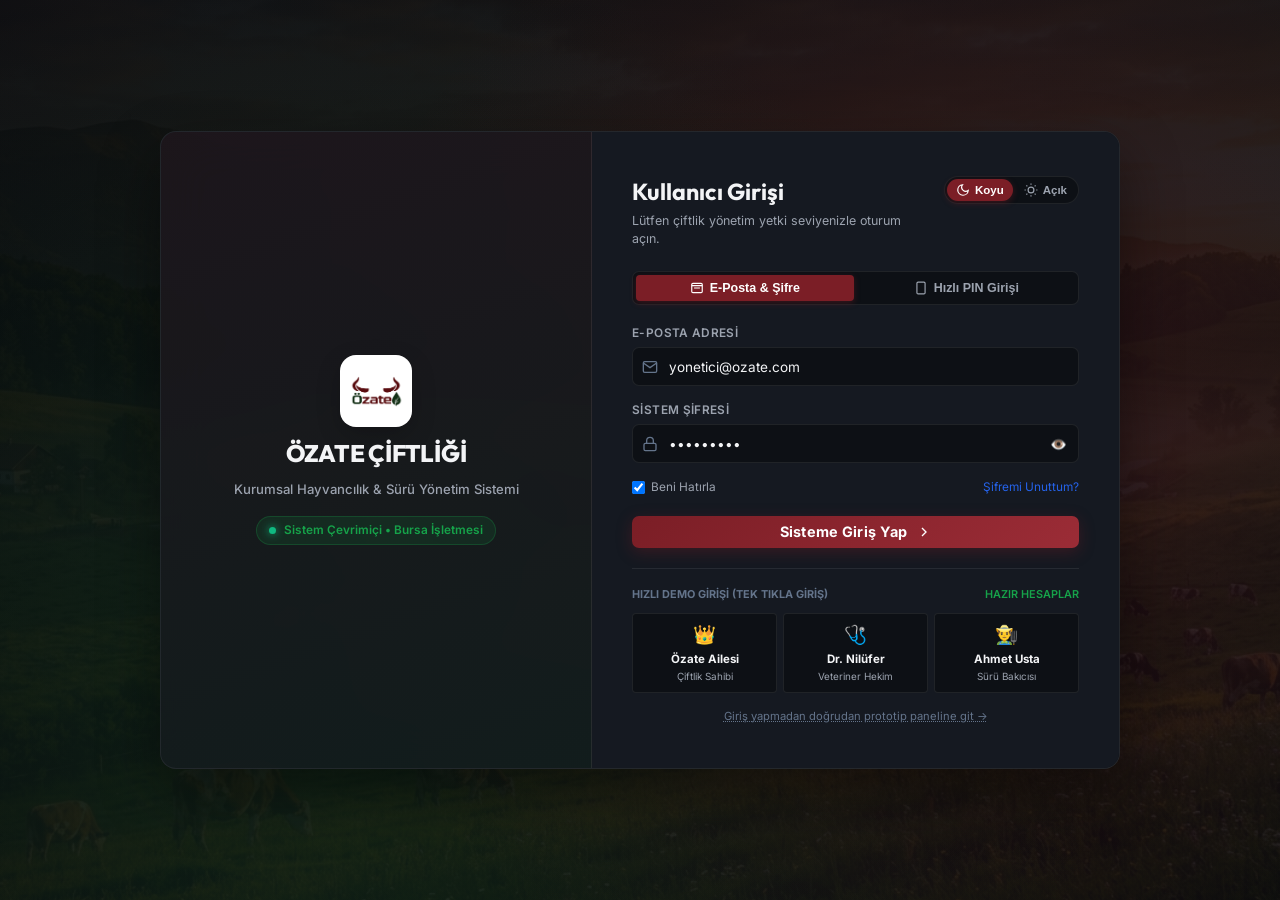
<file: login.html>
<!DOCTYPE html>
<html lang="tr">
<head>
  <meta charset="UTF-8">
  <meta name="viewport" content="width=device-width, initial-scale=1.0">
  <title>Giriş Yap | Özate Büyükbaş Hayvancılık & Süt Çiftliği ERP</title>
  <meta name="description" content="Özate Çiftliği Yönetim Sistemi güvenli kullanıcı girişi. Sürü takibi, süt üretimi ve finans defteri.">
  <link rel="icon" type="image/png" href="assets/ozate_logo.png">
  
  <!-- Modern Google Fontları -->
  <link rel="preconnect" href="https://fonts.googleapis.com">
  <link rel="preconnect" href="https://fonts.gstatic.com" crossorigin>
  <link href="https://fonts.googleapis.com/css2?family=Inter:wght@400;500;600;700&family=Outfit:wght@500;600;700;800&display=swap" rel="stylesheet">
  
  <link rel="stylesheet" href="styles.css">
  <style>
    /* ==========================================================================
       LOGIN PAGE ÖZEL GLASSMORPHISM & SPLIT-HERO STİLLERİ
       ========================================================================== */
    body.login-page-body {
      margin: 0;
      padding: 0;
      min-height: 100vh;
      display: flex;
      align-items: center;
      justify-content: center;
      background-color: var(--bg-app);
      font-family: var(--font-body);
      color: var(--text-main);
      position: relative;
      overflow-x: hidden;
      transition: background-color var(--transition-normal);
    }

    .login-backdrop-container {
      position: fixed;
      inset: 0;
      z-index: 1;
      overflow: hidden;
    }

    .login-backdrop-img {
      width: 100%;
      height: 100%;
      object-fit: cover;
      object-position: center;
      filter: brightness(0.42) saturate(1.2);
      transform: scale(1.03);
      animation: ambientZoom 20s infinite alternate ease-in-out;
      transition: filter var(--transition-normal);
    }

    body[data-theme="light"] .login-backdrop-img {
      filter: brightness(0.85) saturate(1.1);
    }

    @keyframes ambientZoom {
      0% { transform: scale(1.0); }
      100% { transform: scale(1.06); }
    }

    .login-backdrop-overlay {
      position: absolute;
      inset: 0;
      background: radial-gradient(circle at 75% 50%, rgba(123, 30, 38, 0.28) 0%, transparent 60%),
                  radial-gradient(circle at 25% 80%, rgba(30, 77, 43, 0.32) 0%, transparent 65%),
                  linear-gradient(135deg, rgba(7, 9, 13, 0.88) 0%, rgba(11, 13, 17, 0.72) 100%);
      transition: background var(--transition-normal);
    }

    body[data-theme="light"] .login-backdrop-overlay {
      background: radial-gradient(circle at 75% 50%, rgba(123, 30, 38, 0.12) 0%, transparent 60%),
                  radial-gradient(circle at 25% 80%, rgba(30, 77, 43, 0.15) 0%, transparent 65%),
                  linear-gradient(135deg, rgba(240, 242, 246, 0.85) 0%, rgba(255, 255, 255, 0.72) 100%);
    }

    /* Ana Düzen Izgarası */
    .login-wrapper {
      position: relative;
      z-index: 10;
      width: 100%;
      max-width: 960px;
      margin: 1.5rem;
      display: grid;
      grid-template-columns: 0.9fr 1.1fr;
      background: var(--bg-surface);
      backdrop-filter: blur(24px);
      -webkit-backdrop-filter: blur(24px);
      border: 1px solid var(--border-subtle);
      border-radius: 16px;
      box-shadow: 0 25px 60px rgba(0, 0, 0, 0.45);
      overflow: hidden;
      animation: fadeInLogin 0.5s cubic-bezier(0.16, 1, 0.3, 1);
      transition: background var(--transition-normal), border-color var(--transition-normal);
    }

    body[data-theme="dark"] .login-wrapper {
      background: rgba(17, 21, 28, 0.88);
    }

    body[data-theme="light"] .login-wrapper {
      background: rgba(255, 255, 255, 0.94);
      box-shadow: 0 20px 50px rgba(0, 0, 0, 0.12);
    }

    @keyframes fadeInLogin {
      from { opacity: 0; transform: translateY(16px) scale(0.98); }
      to { opacity: 1; transform: translateY(0) scale(1.0); }
    }

    /* Sol Taraf: Çiftlik Kurumsal Kart Alanı */
    .login-hero-side {
      padding: 3.5rem 2.5rem;
      display: flex;
      flex-direction: column;
      justify-content: center;
      align-items: center;
      border-right: 1px solid var(--border-subtle);
      background: linear-gradient(160deg, var(--ozate-burgundy-soft) 0%, var(--ozate-green-soft) 100%);
      text-align: center;
    }

    .hero-brand-card {
      display: flex;
      flex-direction: column;
      align-items: center;
      gap: 12px;
      max-width: 320px;
    }

    .hero-brand-logo {
      width: 72px;
      height: 72px;
      border-radius: 16px;
      background: #FFFFFF;
      padding: 6px;
      box-shadow: 0 8px 24px rgba(0,0,0,0.2);
      object-fit: contain;
    }

    .hero-brand-title {
      font-family: var(--font-heading);
      font-size: 1.5rem;
      font-weight: 800;
      letter-spacing: -0.01em;
      color: var(--text-main);
      margin: 0;
      line-height: 1.2;
    }

    .hero-brand-sub {
      font-size: 0.82rem;
      color: var(--text-muted);
      font-weight: 500;
      line-height: 1.4;
    }

    .hero-brand-badge {
      display: inline-flex;
      align-items: center;
      gap: 8px;
      font-size: 0.74rem;
      font-weight: 600;
      color: var(--accent-success);
      background: rgba(22, 163, 74, 0.12);
      padding: 5px 12px;
      border-radius: var(--radius-full);
      margin-top: 6px;
      border: 1px solid rgba(22, 163, 74, 0.25);
    }

    .hero-dot-online {
      width: 7px;
      height: 7px;
      background: #10B981;
      border-radius: 50%;
      box-shadow: 0 0 8px #10B981;
    }

    /* Tema Seçici Butonları */
    .login-theme-selector {
      display: inline-flex;
      align-items: center;
      background: var(--bg-input);
      border: 1px solid var(--border-subtle);
      border-radius: var(--radius-full);
      padding: 2px;
      gap: 2px;
    }

    .login-theme-btn {
      display: flex;
      align-items: center;
      gap: 5px;
      background: none;
      border: none;
      color: var(--text-muted);
      font-size: 0.72rem;
      font-weight: 600;
      padding: 4px 9px;
      border-radius: var(--radius-full);
      cursor: pointer;
      transition: all var(--transition-fast);
    }

    .login-theme-btn:hover {
      color: var(--text-main);
    }

    .login-theme-btn.active {
      background: var(--ozate-burgundy);
      color: #FFFFFF;
      box-shadow: 0 2px 6px rgba(123, 30, 38, 0.4);
    }

    /* Sağ Taraf: Giriş Formu ve Demo Profilleri */
    .login-form-side {
      padding: 2.75rem 2.5rem;
      display: flex;
      flex-direction: column;
      justify-content: space-between;
      background: var(--bg-surface);
    }

    .login-header-group {
      margin-bottom: 1.5rem;
    }

    .login-title {
      font-family: var(--font-heading);
      font-size: 1.45rem;
      font-weight: 700;
      color: var(--text-main);
      margin-bottom: 0.25rem;
    }

    .login-subtitle {
      font-size: 0.78rem;
      color: var(--text-muted);
    }

    /* Giriş Sekmeleri (E-posta vs PIN) */
    .login-tabs {
      display: flex;
      gap: 4px;
      background: var(--bg-input);
      border: 1px solid var(--border-subtle);
      border-radius: var(--radius-md);
      padding: 3px;
      margin-bottom: 1.25rem;
    }

    .login-tab-btn {
      flex: 1;
      background: none;
      border: none;
      color: var(--text-muted);
      font-size: 0.78rem;
      font-weight: 600;
      padding: 6px 12px;
      border-radius: var(--radius-sm);
      cursor: pointer;
      transition: all var(--transition-fast);
      display: flex;
      align-items: center;
      justify-content: center;
      gap: 6px;
    }

    .login-tab-btn.active {
      background: var(--ozate-burgundy);
      color: #FFFFFF;
      box-shadow: 0 2px 6px rgba(123, 30, 38, 0.4);
    }

    .login-tab-pane {
      display: none;
    }

    .login-tab-pane.active {
      display: block;
      animation: fadeIn 0.15s ease;
    }

    /* Form Elemanları */
    .form-group-login {
      margin-bottom: 1rem;
    }

    .form-group-login label {
      display: block;
      font-size: 0.74rem;
      font-weight: 600;
      color: var(--text-muted);
      margin-bottom: 0.35rem;
      text-transform: uppercase;
      letter-spacing: 0.03em;
    }

    .input-with-icon {
      position: relative;
      display: flex;
      align-items: center;
    }

    .input-with-icon svg.field-icon {
      position: absolute;
      left: 10px;
      width: 16px;
      height: 16px;
      color: var(--text-dim);
      pointer-events: none;
    }

    .input-with-icon input {
      width: 100%;
      padding: 0.65rem 2.2rem 0.65rem 2.25rem;
      background: var(--bg-input);
      border: 1px solid var(--border-subtle);
      border-radius: var(--radius-md);
      color: var(--text-main);
      font-size: 0.85rem;
      font-family: inherit;
      transition: all var(--transition-fast);
    }

    .input-with-icon input:focus {
      outline: none;
      border-color: var(--ozate-burgundy);
      box-shadow: 0 0 0 2px var(--ozate-burgundy-soft);
      background: var(--bg-surface-hover);
    }

    .toggle-pwd-btn {
      position: absolute;
      right: 8px;
      background: none;
      border: none;
      color: var(--text-dim);
      cursor: pointer;
      font-size: 0.85rem;
      padding: 4px;
      display: flex;
      align-items: center;
    }

    .toggle-pwd-btn:hover {
      color: var(--text-main);
    }

    .login-extras {
      display: flex;
      justify-content: space-between;
      align-items: center;
      margin: 0.65rem 0 1.25rem;
      font-size: 0.74rem;
    }

    .remember-label {
      display: inline-flex;
      align-items: center;
      gap: 6px;
      color: var(--text-muted);
      cursor: pointer;
    }

    .forgot-link {
      color: var(--accent-blue);
      text-decoration: none;
    }

    .forgot-link:hover {
      text-decoration: underline;
    }

    .btn-login-submit {
      width: 100%;
      padding: 0.75rem;
      font-size: 0.9rem;
      font-weight: 700;
      letter-spacing: 0.02em;
      border-radius: var(--radius-md);
      display: flex;
      align-items: center;
      justify-content: center;
      gap: 8px;
      transition: all var(--transition-fast);
      box-shadow: 0 4px 15px rgba(123, 30, 38, 0.35);
    }

    .btn-login-submit:hover {
      transform: translateY(-1px);
      box-shadow: 0 6px 20px rgba(123, 30, 38, 0.5);
    }

    /* 4 Haneli PIN Girişi */
    .pin-display-group {
      display: flex;
      justify-content: center;
      gap: 10px;
      margin-bottom: 1rem;
    }

    .pin-digit-box {
      width: 52px;
      height: 52px;
      background: var(--bg-input);
      border: 1px solid var(--border-subtle);
      border-radius: 8px;
      text-align: center;
      font-size: 1.4rem;
      font-weight: 700;
      color: var(--text-main);
      font-family: monospace;
      outline: none;
      transition: border-color var(--transition-fast);
    }

    .pin-digit-box:focus {
      border-color: var(--ozate-burgundy);
      box-shadow: 0 0 0 2px var(--ozate-burgundy-soft);
    }

    .pin-numpad {
      display: grid;
      grid-template-columns: repeat(3, 1fr);
      gap: 8px;
      max-width: 240px;
      margin: 0 auto 1rem;
    }

    .pin-num-btn {
      padding: 10px;
      font-size: 1.1rem;
      font-weight: 700;
      background: var(--bg-input);
      border: 1px solid var(--border-subtle);
      border-radius: 6px;
      color: var(--text-main);
      cursor: pointer;
      transition: all var(--transition-fast);
    }

    .pin-num-btn:hover {
      background: var(--bg-surface-hover);
      border-color: var(--ozate-burgundy);
    }

    /* Demo Hızlı Giriş Kartları */
    .demo-profiles-container {
      margin-top: 1.25rem;
      padding-top: 1.15rem;
      border-top: 1px solid var(--border-subtle);
    }

    .demo-header-label {
      font-size: 0.68rem;
      text-transform: uppercase;
      font-weight: 700;
      color: var(--text-dim);
      margin-bottom: 0.65rem;
      display: flex;
      align-items: center;
      justify-content: space-between;
    }

    .demo-cards-row {
      display: grid;
      grid-template-columns: repeat(3, 1fr);
      gap: 6px;
    }

    .demo-profile-card {
      background: var(--bg-input);
      border: 1px solid var(--border-subtle);
      border-radius: var(--radius-sm);
      padding: 0.5rem;
      text-align: center;
      cursor: pointer;
      transition: all var(--transition-fast);
      display: flex;
      flex-direction: column;
      align-items: center;
      gap: 3px;
    }

    .demo-profile-card:hover {
      background: var(--bg-surface-hover);
      border-color: var(--ozate-burgundy);
      transform: translateY(-2px);
    }

    .demo-card-icon {
      font-size: 1.15rem;
    }

    .demo-card-name {
      font-size: 0.72rem;
      font-weight: 700;
      color: var(--text-main);
      white-space: nowrap;
      overflow: hidden;
      text-overflow: ellipsis;
      max-width: 100%;
    }

    .demo-card-role {
      font-size: 0.62rem;
      color: var(--text-muted);
    }

    /* Giriş Başarılı / Yükleniyor Göstergesi */
    .login-loader {
      display: none;
      align-items: center;
      justify-content: center;
      gap: 10px;
      padding: 0.6rem;
      font-size: 0.8rem;
      font-weight: 600;
      color: var(--ozate-gold);
      background: rgba(212, 175, 55, 0.1);
      border-radius: var(--radius-sm);
      margin-bottom: 0.75rem;
      animation: fadeIn 0.2s ease;
    }

    .spinner {
      width: 16px;
      height: 16px;
      border: 2px solid rgba(212, 175, 55, 0.3);
      border-top-color: var(--ozate-gold);
      border-radius: 50%;
      animation: spin 0.8s linear infinite;
    }

    @keyframes spin {
      to { transform: rotate(360deg); }
    }

    /* Responsive Uyumluluk */
    @media (max-width: 860px) {
      .login-wrapper {
        grid-template-columns: 1fr;
        max-width: 460px;
        margin: 1rem;
      }
      .login-hero-side {
        display: none;
      }
      .login-form-side {
        padding: 2rem 1.5rem;
      }
    }
  </style>
</head>
<body class="login-page-body" data-theme="dark">

  <!-- Sinematik Arka Plan Görseli & Gradyan Katmanı -->
  <div class="login-backdrop-container">
    <img src="assets/login_bg.jpg" alt="Özate Çiftliği Doğal Manzara" class="login-backdrop-img">
    <div class="login-backdrop-overlay"></div>
  </div>

  <!-- Giriş Kutusu (Glassmorphic Split Container) -->
  <main class="login-wrapper">

    <!-- SOL: Çiftlik Kurumsal Tanıtım & KPI Özeti -->
    <section class="login-hero-side">
      <div class="hero-brand-card">
        <img src="assets/ozate_logo.png" alt="Özate Logo" class="hero-brand-logo">
        <h1 class="hero-brand-title">ÖZATE ÇİFTLİĞİ</h1>
        <div class="hero-brand-sub">Kurumsal Hayvancılık &amp; Sürü Yönetim Sistemi</div>
        <div class="hero-brand-badge">
          <span class="hero-dot-online"></span>
          <span>Sistem Çevrimiçi &bull; Bursa İşletmesi</span>
        </div>
      </div>
    </section>

    <!-- SAĞ: Güvenli Giriş Paneli & Demo Profilleri -->
    <section class="login-form-side">
      <div>
        <div class="login-header-group">
          <div style="display: flex; justify-content: space-between; align-items: flex-start; gap: 12px;">
            <div>
              <h2 class="login-title">Kullanıcı Girişi</h2>
              <p class="login-subtitle">Lütfen çiftlik yönetim yetki seviyenizle oturum açın.</p>
            </div>
            <!-- Koyu / Açık Tema Seçici -->
            <div class="login-theme-selector" title="Tema Seçin (Koyu / Açık)">
              <button type="button" class="login-theme-btn" id="loginThemeBtnDark" onclick="setLoginTheme('dark')" title="Koyu Tema">
                <svg viewBox="0 0 24 24" fill="none" stroke="currentColor" stroke-width="2" style="width: 14px; height: 14px;"><path d="M21 12.79A9 9 0 1 1 11.21 3 7 7 0 0 0 21 12.79z"/></svg>
                <span>Koyu</span>
              </button>
              <button type="button" class="login-theme-btn" id="loginThemeBtnLight" onclick="setLoginTheme('light')" title="Açık Tema">
                <svg viewBox="0 0 24 24" fill="none" stroke="currentColor" stroke-width="2" style="width: 14px; height: 14px;"><circle cx="12" cy="12" r="5"/><path d="M12 1v2M12 21v2M4.22 4.22l1.42 1.42M18.36 18.36l1.42 1.42M1 12h2M21 12h2M4.22 19.78l1.42-1.42M18.36 5.64l1.42-1.42"/></svg>
                <span>Açık</span>
              </button>
            </div>
          </div>
        </div>

        <!-- Giriş Şekli Sekmeleri -->
        <div class="login-tabs">
          <button type="button" class="login-tab-btn active" id="tabBtnEmail" onclick="switchLoginTab('email')">
            <svg viewBox="0 0 24 24" fill="none" stroke="currentColor" stroke-width="2" style="width: 14px; height: 14px;"><rect x="3" y="4" width="18" height="16" rx="2"/><line x1="3" y1="8" x2="21" y2="8"/><line x1="7" y1="12" x2="17" y2="12"/></svg>
            <span>E-Posta & Şifre</span>
          </button>
          <button type="button" class="login-tab-btn" id="tabBtnPin" onclick="switchLoginTab('pin')">
            <svg viewBox="0 0 24 24" fill="none" stroke="currentColor" stroke-width="2" style="width: 14px; height: 14px;"><rect x="5" y="2" width="14" height="20" rx="2"/><line x1="12" y1="18" x2="12.01" y2="18"/></svg>
            <span>Hızlı PIN Girişi</span>
          </button>
        </div>

        <!-- Yükleniyor / Yönlendiriliyor Bildirimi -->
        <div class="login-loader" id="loginLoader">
          <div class="spinner"></div>
          <span id="loginLoaderText">Kimlik doğrulanıyor, çiftlik verileri yükleniyor...</span>
        </div>

        <!-- 1. SEKME: E-Posta & Şifre Girişi -->
        <div class="login-tab-pane active" id="paneEmail">
          <form id="emailLoginForm" onsubmit="handleEmailLogin(event)">
            <div class="form-group-login">
              <label for="loginEmail">E-Posta Adresi</label>
              <div class="input-with-icon">
                <svg class="field-icon" viewBox="0 0 24 24" fill="none" stroke="currentColor" stroke-width="2"><path d="M4 4h16c1.1 0 2 .9 2 2v12c0 1.1-.9 2-2 2H4c-1.1 0-2-.9-2-2V6c0-1.1.9-2 2-2z"/><polyline points="22,6 12,13 2,6"/></svg>
                <input type="email" id="loginEmail" placeholder="ornek@ozate.com" value="yonetici@ozate.com" required autocomplete="username">
              </div>
            </div>

            <div class="form-group-login">
              <label for="loginPassword">Sistem Şifresi</label>
              <div class="input-with-icon">
                <svg class="field-icon" viewBox="0 0 24 24" fill="none" stroke="currentColor" stroke-width="2"><rect x="3" y="11" width="18" height="11" rx="2"/><path d="M7 11V7a5 5 0 0 1 10 0v4"/></svg>
                <input type="password" id="loginPassword" placeholder="••••••••" value="ozate2026" required autocomplete="current-password">
                <button type="button" class="toggle-pwd-btn" onclick="togglePasswordVisibility()" title="Şifreyi Göster/Gizle">👁️</button>
              </div>
            </div>

            <div class="login-extras">
              <label class="remember-label">
                <input type="checkbox" id="rememberMe" checked>
                <span>Beni Hatırla</span>
              </label>
              <a href="javascript:void(0)" class="forgot-link" onclick="handleForgotPassword()">Şifremi Unuttum?</a>
            </div>

            <button type="submit" class="btn btn-primary btn-login-submit" id="loginSubmitBtn">
              <span>Sisteme Giriş Yap</span>
              <svg viewBox="0 0 24 24" fill="none" stroke="currentColor" stroke-width="2" style="width: 16px; height: 16px;"><polyline points="9 18 15 12 9 6"/></svg>
            </button>
          </form>
        </div>

        <!-- 2. SEKME: 4 Haneli Sahada Hızlı PIN Girişi -->
        <div class="login-tab-pane" id="panePin">
          <form id="pinLoginForm" onsubmit="handlePinLogin(event)">
            <p style="font-size: 0.74rem; color: var(--text-muted); text-align: center; margin-bottom: 0.85rem;">
              Çiftlik sahasında ve mobil cihazlarda pratik erişim için 4 haneli PIN kodunuzu girin (Varsayılan PIN: <strong>1234</strong>):
            </p>

            <div class="pin-display-group">
              <input type="password" maxlength="1" class="pin-digit-box" id="pinDigit1" readonly>
              <input type="password" maxlength="1" class="pin-digit-box" id="pinDigit2" readonly>
              <input type="password" maxlength="1" class="pin-digit-box" id="pinDigit3" readonly>
              <input type="password" maxlength="1" class="pin-digit-box" id="pinDigit4" readonly>
            </div>

            <div class="pin-numpad">
              <button type="button" class="pin-num-btn" onclick="appendPin('1')">1</button>
              <button type="button" class="pin-num-btn" onclick="appendPin('2')">2</button>
              <button type="button" class="pin-num-btn" onclick="appendPin('3')">3</button>
              <button type="button" class="pin-num-btn" onclick="appendPin('4')">4</button>
              <button type="button" class="pin-num-btn" onclick="appendPin('5')">5</button>
              <button type="button" class="pin-num-btn" onclick="appendPin('6')">6</button>
              <button type="button" class="pin-num-btn" onclick="appendPin('7')">7</button>
              <button type="button" class="pin-num-btn" onclick="appendPin('8')">8</button>
              <button type="button" class="pin-num-btn" onclick="appendPin('9')">9</button>
              <button type="button" class="pin-num-btn" onclick="clearPin()" style="font-size: 0.8rem; color: var(--accent-danger);">Sil</button>
              <button type="button" class="pin-num-btn" onclick="appendPin('0')">0</button>
              <button type="submit" class="pin-num-btn" style="font-size: 0.8rem; background: var(--ozate-burgundy); color: #fff;">Giriş</button>
            </div>
          </form>
        </div>
      </div>

      <!-- Demo Hızlı Giriş Kartları (1 Tıkla Rol Girişi) -->
      <div class="demo-profiles-container">
        <div class="demo-header-label">
          <span>Hızlı Demo Girişi (Tek Tıkla Giriş)</span>
          <span style="color: var(--accent-success); font-weight: 600;">Hazır Hesaplar</span>
        </div>

        <div class="demo-cards-row">
          <!-- Yönetici -->
          <div class="demo-profile-card" onclick="quickLoginAs('ADMIN', 'Özate Ailesi', 'yonetici@ozate.com')" title="Tüm finans ve yönetim yetkisi">
            <span class="demo-card-icon">👑</span>
            <span class="demo-card-name">Özate Ailesi</span>
            <span class="demo-card-role">Çiftlik Sahibi</span>
          </div>

          <!-- Veteriner -->
          <div class="demo-profile-card" onclick="quickLoginAs('VET', 'Dr. Nilüfer', 'veteriner@ozate.com')" title="Sürü, tohumlama ve aşı takibi">
            <span class="demo-card-icon">🩺</span>
            <span class="demo-card-name">Dr. Nilüfer</span>
            <span class="demo-card-role">Veteriner Hekim</span>
          </div>

          <!-- Bakıcı -->
          <div class="demo-profile-card" onclick="quickLoginAs('WORKER', 'Ahmet Usta', 'bakici@ozate.com')" title="Sağım, tank ve yem girişi">
            <span class="demo-card-icon">👨‍🌾</span>
            <span class="demo-card-name">Ahmet Usta</span>
            <span class="demo-card-role">Sürü Bakıcısı</span>
          </div>
        </div>

        <div style="text-align: center; margin-top: 1rem; font-size: 0.7rem; color: var(--text-dim);">
          <a href="index.html" style="color: inherit; text-decoration: underline dotted;">Giriş yapmadan doğrudan prototip paneline git →</a>
        </div>
      </div>
    </section>

  </main>

  <script>
    // =========================================================================
    // LOGIN MANTIĞI & OTURUM YÖNETİMİ
    // =========================================================================

    let enteredPin = '';

    function switchLoginTab(tab) {
      document.getElementById('tabBtnEmail').classList.toggle('active', tab === 'email');
      document.getElementById('tabBtnPin').classList.toggle('active', tab === 'pin');
      document.getElementById('paneEmail').classList.toggle('active', tab === 'email');
      document.getElementById('panePin').classList.toggle('active', tab === 'pin');
    }

    function togglePasswordVisibility() {
      const pwdInput = document.getElementById('loginPassword');
      if (pwdInput.type === 'password') {
        pwdInput.type = 'text';
      } else {
        pwdInput.type = 'password';
      }
    }

    function handleForgotPassword() {
      alert('Şifre sıfırlama bağlantısı sistem yöneticisine (Özate Ailesi) iletildi.\nDemo şifresi: ozate2026');
    }

    // PIN Klavye Aksiyonları
    function appendPin(digit) {
      if (enteredPin.length < 4) {
        enteredPin += digit;
        updatePinBoxes();
        if (enteredPin.length === 4) {
          setTimeout(() => handlePinLogin(new Event('submit')), 150);
        }
      }
    }

    function clearPin() {
      enteredPin = '';
      updatePinBoxes();
    }

    function updatePinBoxes() {
      for (let i = 1; i <= 4; i++) {
        const box = document.getElementById(`pinDigit${i}`);
        if (i <= enteredPin.length) {
          box.value = enteredPin[i - 1];
        } else {
          box.value = '';
        }
      }
    }

    function getFarmUsers() {
      try {
        const raw = localStorage.getItem('ozate_farm_data_v1');
        if (raw) {
          const parsed = JSON.parse(raw);
          if (parsed.users && Array.isArray(parsed.users) && parsed.users.length > 0) {
            return parsed.users;
          }
        }
      } catch(e) {}
      return [
        { name: 'Ahmet Özate', email: 'admin@ozate.com', role: 'ADMIN', pin: '1923' },
        { name: 'Dr. Nilüfer Çetin', email: 'vet.nilufer@ozate.com', role: 'VET', pin: '1923' },
        { name: 'Mehmet Bakıcı', email: 'mehmet.bakici@ozate.com', role: 'WORKER', pin: '1923' }
      ];
    }

    function handlePinLogin(e) {
      if (e) e.preventDefault();
      const users = getFarmUsers();
      const matched = users.find(u => u.pin === enteredPin && u.status !== 'INACTIVE');
      if (matched) {
        processSuccessfulLogin({
          name: matched.name,
          email: matched.email,
          role: matched.role,
          authMethod: 'PIN'
        });
      } else if (enteredPin === '1923' || enteredPin === '1234' || enteredPin === '2026' || enteredPin === '0000') {
        processSuccessfulLogin({
          name: 'Ahmet Özate',
          email: 'admin@ozate.com',
          role: 'ADMIN',
          authMethod: 'PIN'
        });
      } else {
        alert('Hatalı PIN Kodu! Kayıtlı bir personelin 4 haneli PIN kodunu giriniz (Demo PIN: 1923)');
        clearPin();
      }
    }

    function handleEmailLogin(e) {
      e.preventDefault();
      const email = document.getElementById('loginEmail').value.trim();
      const password = document.getElementById('loginPassword').value;

      if (!email || !password) {
        alert('Lütfen e-posta ve şifrenizi giriniz.');
        return;
      }

      const users = getFarmUsers();
      const matched = users.find(u => u.email.toLowerCase() === email.toLowerCase());
      if (matched) {
        processSuccessfulLogin({
          name: matched.name,
          email: matched.email,
          role: matched.role,
          authMethod: 'PASSWORD'
        });
        return;
      }

      let role = 'ADMIN';
      let name = 'Özate Ailesi';
      if (email.includes('vet')) {
        role = 'VET';
        name = 'Vet. Dr. Nilüfer';
      } else if (email.includes('bakici')) {
        role = 'WORKER';
        name = 'Ahmet Usta';
      }

      processSuccessfulLogin({
        name,
        email,
        role,
        authMethod: 'PASSWORD'
      });
    }

    function quickLoginAs(role, name, email) {
      processSuccessfulLogin({
        name,
        email,
        role,
        authMethod: 'QUICK_DEMO'
      });
    }

    function processSuccessfulLogin(user) {
      const loader = document.getElementById('loginLoader');
      const loaderText = document.getElementById('loginLoaderText');
      loader.style.display = 'flex';
      loaderText.textContent = `${user.name} kimliği doğrulanıyor, ERP yükleniyor...`;

      // Oturumu Yerel Hafızaya Yaz
      const session = {
        name: user.name,
        email: user.email,
        role: user.role,
        authMethod: user.authMethod,
        loginAt: new Date().toISOString()
      };

      localStorage.setItem('ozate_session', JSON.stringify(session));
      localStorage.setItem('ozate_user_role', user.role);

      // Akıcı Geçiş ile index.html'e Yönlendir
      setTimeout(() => {
        window.location.href = 'index.html';
      }, 700);
    }

    // Tema Yönetimi (Koyu / Açık)
    function setLoginTheme(theme) {
      document.body.setAttribute('data-theme', theme);
      localStorage.setItem('ozate_theme', theme);

      const btnDark = document.getElementById('loginThemeBtnDark');
      const btnLight = document.getElementById('loginThemeBtnLight');
      if (btnDark) btnDark.classList.toggle('active', theme === 'dark');
      if (btnLight) btnLight.classList.toggle('active', theme === 'light');
    }

    // Halihazırda aktif oturum ve tema varsa kontrol et
    document.addEventListener('DOMContentLoaded', () => {
      const savedTheme = localStorage.getItem('ozate_theme') || 'dark';
      setLoginTheme(savedTheme);

      const existingSession = localStorage.getItem('ozate_session');
      if (existingSession) {
        try {
          const sess = JSON.parse(existingSession);
          const link = document.querySelector('.demo-profiles-container a');
          if (link) {
            link.innerHTML = `Aktif oturumunuz var (${sess.name} - ${sess.role}). <strong>Doğrudan Panele Git →</strong>`;
          }
        } catch(e) {}
      }
    });
  </script>
</body>
</html>
</file>
<file: styles.css>
/* ==========================================================================
   ÖZATE ÇİFTLİĞİ YÖNETİM SİSTEMİ - KOMPAKT TASARIM & ÇİFT TEMA MİMARİSİ
   Kurumsal Renkler: Özate Bordo (#7B1E26) & Orman Yeşili (#1E4D2B)
   Yoğunluk: Yüksek Veri Yoğunluklu ERP (Compact Layout)
   ========================================================================== */

:root {
  /* Marka Renk Paleti */
  --ozate-burgundy: #7B1E26;
  --ozate-burgundy-hover: #8F232D;
  --ozate-burgundy-dark: #4E1218;
  --ozate-burgundy-soft: rgba(123, 30, 38, 0.12);
  
  --ozate-green: #1E4D2B;
  --ozate-green-hover: #266237;
  --ozate-green-accent: #2E8B57;
  --ozate-green-soft: rgba(30, 77, 43, 0.12);

  --accent-blue: #2563EB;
  --accent-cyan: #0891B2;
  --accent-purple: #7C3AED;
  --accent-warning: #D97706;
  --accent-danger: #DC2626;
  --accent-success: #16A34A;

  /* Tipografi */
  --font-heading: 'Outfit', -apple-system, BlinkMacSystemFont, 'Segoe UI', Roboto, sans-serif;
  --font-body: 'Inter', -apple-system, BlinkMacSystemFont, 'Segoe UI', Roboto, sans-serif;

  /* Geçişler ve Yuvarlatmalar (Kompakt: 4px - 8px) */
  --transition-fast: 0.12s ease;
  --transition-normal: 0.2s cubic-bezier(0.16, 1, 0.3, 1);
  --radius-sm: 4px;
  --radius-md: 7px;
  --radius-lg: 10px;
  --radius-full: 9999px;
}

/* ==========================================================================
   KOYU TEMA (DARK ERP LUXURY)
   ========================================================================== */
body[data-theme="dark"] {
  --bg-app: #0B0D11;
  --bg-sidebar: #101318;
  --bg-surface: #151921;
  --bg-surface-hover: #1C222D;
  --bg-card: #151921;
  --bg-input: #0D1015;
  --border-subtle: rgba(255, 255, 255, 0.08);
  --border-hover: rgba(255, 255, 255, 0.16);
  --border-focus: var(--ozate-burgundy);
  
  --text-main: #F3F4F6;
  --text-muted: #9CA3AF;
  --text-dim: #64748B;

  --shadow-sm: 0 1px 2px rgba(0, 0, 0, 0.25);
  --shadow-md: 0 4px 10px rgba(0, 0, 0, 0.35);
  --table-stripe: rgba(255, 255, 255, 0.015);
  --dialog-backdrop: rgba(0, 0, 0, 0.75);
}

/* ==========================================================================
   AÇIK TEMA (CLEAN DAYLIGHT PASTURE ERP)
   ========================================================================== */
body[data-theme="light"] {
  --bg-app: #F0F2F6;
  --bg-sidebar: #FFFFFF;
  --bg-surface: #FFFFFF;
  --bg-surface-hover: #F8FAFC;
  --bg-card: #FFFFFF;
  --bg-input: #F8FAFC;
  --border-subtle: #E2E8F0;
  --border-hover: #CBD5E1;
  --border-focus: var(--ozate-burgundy);
  
  --text-main: #0F172A;
  --text-muted: #475569;
  --text-dim: #94A3B8;

  --shadow-sm: 0 1px 2px rgba(0, 0, 0, 0.05);
  --shadow-md: 0 3px 8px rgba(0, 0, 0, 0.06);
  --table-stripe: #F8FAFC;
  --dialog-backdrop: rgba(15, 23, 42, 0.45);
}

/* Sıfırlama ve Temel */
* {
  margin: 0;
  padding: 0;
  box-sizing: border-box;
  -webkit-tap-highlight-color: transparent;
}

body {
  font-family: var(--font-body);
  background-color: var(--bg-app);
  color: var(--text-main);
  line-height: 1.4;
  overflow-x: hidden;
  font-size: 13px; /* Kompakt baz font boyutu */
  transition: background-color var(--transition-normal), color var(--transition-normal);
}

/* Düzen */
.app-layout {
  display: flex;
  min-height: 100vh;
  width: 100%;
}

/* ==========================================================================
   KENAR ÇUBUĞU (SIDEBAR - KOMPAKT 220px)
   ========================================================================== */
.app-sidebar {
  width: 220px;
  background-color: var(--bg-sidebar);
  border-right: 1px solid var(--border-subtle);
  display: flex;
  flex-direction: column;
  position: sticky;
  top: 0;
  height: 100vh;
  z-index: 100;
  flex-shrink: 0;
  transition: transform var(--transition-normal), width var(--transition-normal);
}

.sidebar-brand {
  padding: 0.85rem 0.85rem 0.75rem;
  border-bottom: 1px solid var(--border-subtle);
  display: flex;
  flex-direction: column;
  align-items: center;
  text-align: center;
  background: linear-gradient(180deg, rgba(123, 30, 38, 0.06) 0%, transparent 100%);
}

.brand-logo-wrapper {
  background: #FFFFFF;
  border-radius: var(--radius-md);
  padding: 4px 10px;
  box-shadow: var(--shadow-sm);
  display: flex;
  align-items: center;
  justify-content: center;
  margin-bottom: 0.4rem;
  border: 1px solid rgba(0, 0, 0, 0.06);
}

.brand-logo {
  height: 34px;
  width: auto;
  object-fit: contain;
}

.brand-meta {
  display: flex;
  flex-direction: column;
  align-items: center;
  gap: 2px;
}

.brand-sub {
  font-size: 0.68rem;
  font-weight: 700;
  color: var(--ozate-green);
  text-transform: uppercase;
  letter-spacing: 0.08em;
}

.status-indicator {
  font-size: 0.65rem;
  display: inline-flex;
  align-items: center;
  gap: 4px;
  color: var(--accent-success);
  font-weight: 600;
}

.status-indicator .dot {
  width: 5px;
  height: 5px;
  border-radius: 50%;
  background-color: var(--accent-success);
  box-shadow: 0 0 6px var(--accent-success);
}

/* Menü Öğeleri - Kompakt Yükseklik */
.sidebar-nav {
  padding: 0.5rem 0.45rem;
  flex: 1;
  display: flex;
  flex-direction: column;
  gap: 2px;
  overflow-y: auto;
}

.nav-link {
  display: flex;
  align-items: center;
  gap: 8px;
  padding: 0.42rem 0.65rem;
  border-radius: var(--radius-md);
  color: var(--text-muted);
  text-decoration: none;
  font-size: 0.82rem;
  font-weight: 500;
  transition: all var(--transition-fast);
}

.nav-icon {
  width: 16px;
  height: 16px;
  stroke-width: 2;
  flex-shrink: 0;
}

.nav-link:hover {
  background-color: var(--bg-surface-hover);
  color: var(--text-main);
}

.nav-link.active {
  background: linear-gradient(90deg, var(--ozate-burgundy) 0%, rgba(123, 30, 38, 0.88) 100%);
  color: #FFFFFF;
  box-shadow: 0 2px 8px rgba(123, 30, 38, 0.25);
  font-weight: 600;
}

.badge {
  margin-left: auto;
  font-size: 0.68rem;
  font-weight: 700;
  padding: 1px 6px;
  border-radius: var(--radius-full);
  background-color: rgba(255, 255, 255, 0.2);
  color: inherit;
}

.badge.warning {
  background-color: var(--accent-warning);
  color: #FFFFFF;
}

.badge.positive {
  background-color: var(--ozate-green-soft);
  color: var(--accent-success);
}

/* Sidebar Alt Bilgi */
.sidebar-footer {
  padding: 0.6rem 0.75rem;
  border-top: 1px solid var(--border-subtle);
  display: flex;
  align-items: center;
  justify-content: space-between;
}

.user-chip {
  display: flex;
  align-items: center;
  gap: 7px;
}

.user-avatar {
  width: 28px;
  height: 28px;
  border-radius: 50%;
  background: linear-gradient(135deg, var(--ozate-burgundy), var(--ozate-green));
  color: #FFFFFF;
  display: flex;
  align-items: center;
  justify-content: center;
  font-weight: 700;
  font-size: 0.75rem;
}

.user-info {
  display: flex;
  flex-direction: column;
}

.user-name {
  font-size: 0.78rem;
  font-weight: 600;
  color: var(--text-main);
}

.user-role {
  font-size: 0.65rem;
  color: var(--text-dim);
}

/* ==========================================================================
   ÜST ÇUBUK (HEADER - KOMPAKT 50px)
   ========================================================================== */
.app-main {
  flex: 1;
  display: flex;
  flex-direction: column;
  min-width: 0;
  overflow-y: auto;
}

.app-header {
  height: 44px;
  background-color: var(--bg-surface);
  border-bottom: 1px solid var(--border-subtle);
  display: flex;
  align-items: center;
  justify-content: space-between;
  padding: 0 1rem;
  position: sticky;
  top: 0;
  z-index: 90;
  backdrop-filter: blur(8px);
}

.header-left {
  display: flex;
  align-items: center;
  gap: 0.75rem;
  flex: 1;
  max-width: 380px;
}

.mobile-menu-toggle {
  display: none;
}

.page-title {
  font-family: var(--font-heading);
  font-size: 1.15rem;
  font-weight: 700;
  color: var(--text-main);
  letter-spacing: -0.01em;
  line-height: 1.2;
}

.page-subtitle {
  font-size: 0.72rem;
  color: var(--text-muted);
  line-height: 1.2;
}

.header-right {
  display: flex;
  align-items: center;
  gap: 0.75rem;
}

/* Hızlı Arama Kutusu - Sol Genişletilmiş */
.search-box {
  display: flex;
  align-items: center;
  background-color: var(--bg-input);
  border: 1px solid var(--border-subtle);
  border-radius: var(--radius-md);
  padding: 0.3rem 0.65rem;
  width: 100%;
  height: 32px;
  transition: all var(--transition-fast);
}

.search-box:focus-within {
  border-color: var(--ozate-burgundy);
  box-shadow: 0 0 0 2px var(--ozate-burgundy-soft);
}

.search-icon {
  width: 14px;
  height: 14px;
  color: var(--text-dim);
  margin-right: 6px;
  flex-shrink: 0;
}

.search-box input {
  border: none;
  background: transparent;
  color: var(--text-main);
  font-size: 0.78rem;
  outline: none;
  width: 100%;
}

.search-box input::placeholder {
  color: var(--text-dim);
}

/* ==========================================================================
   TEMA DEĞİŞTİRİCİ SEGMENTED CONTROL (HEADER İÇİ)
   ========================================================================== */
.theme-switcher-control {
  display: inline-flex;
  align-items: center;
  background-color: var(--bg-input);
  border: 1px solid var(--border-subtle);
  border-radius: var(--radius-full);
  padding: 2px;
  height: 32px;
  box-shadow: var(--shadow-sm);
}

.theme-toggle-btn {
  background: none;
  border: none;
  padding: 0.2rem 0.6rem;
  font-size: 0.72rem;
  font-weight: 600;
  color: var(--text-muted);
  border-radius: var(--radius-full);
  cursor: pointer;
  display: inline-flex;
  align-items: center;
  gap: 4px;
  transition: all var(--transition-fast);
  line-height: 1;
}

.theme-toggle-btn svg {
  width: 13px;
  height: 13px;
}

.theme-toggle-btn.active {
  background: var(--bg-surface);
  color: var(--text-main);
  box-shadow: 0 1px 4px rgba(0, 0, 0, 0.12);
  border: 1px solid var(--border-subtle);
}

body[data-theme="dark"] .theme-toggle-btn[data-theme="dark"] {
  background: var(--ozate-burgundy);
  color: #FFFFFF;
  border-color: transparent;
}

body[data-theme="light"] .theme-toggle-btn[data-theme="light"] {
  background: var(--ozate-green);
  color: #FFFFFF;
  border-color: transparent;
}

/* Kompakt Mod Rozeti */
.density-badge {
  display: inline-flex;
  align-items: center;
  gap: 4px;
  background-color: var(--bg-input);
  border: 1px solid var(--border-subtle);
  padding: 0.25rem 0.55rem;
  border-radius: var(--radius-md);
  font-size: 0.7rem;
  font-weight: 600;
  color: var(--ozate-burgundy);
  height: 32px;
}

body[data-theme="light"] .density-badge {
  color: var(--ozate-burgundy);
  background-color: rgba(123, 30, 38, 0.05);
}

.compact-icon {
  font-size: 0.8rem;
}

/* Senkronizasyon Rozeti */
.sync-status-pill {
  display: inline-flex;
  align-items: center;
  gap: 5px;
  background-color: var(--bg-input);
  border: 1px solid var(--border-subtle);
  padding: 0.25rem 0.55rem;
  border-radius: var(--radius-full);
  font-size: 0.7rem;
  color: var(--text-muted);
  height: 32px;
}

.dot-pulse {
  width: 6px;
  height: 6px;
  border-radius: 50%;
  background-color: var(--accent-success);
  box-shadow: 0 0 5px var(--accent-success);
  animation: pulse 2s infinite;
}

/* Butonlar - Kompakt Boyutlar */
.btn {
  display: inline-flex;
  align-items: center;
  justify-content: center;
  gap: 5px;
  font-family: var(--font-body);
  font-size: 0.78rem;
  font-weight: 600;
  padding: 0.4rem 0.85rem;
  height: 32px;
  border-radius: var(--radius-md);
  border: none;
  cursor: pointer;
  transition: all var(--transition-fast);
  text-decoration: none;
  line-height: 1;
}

.btn svg {
  width: 14px;
  height: 14px;
}

.btn-primary {
  background: linear-gradient(135deg, var(--ozate-burgundy) 0%, #9B2C36 100%);
  color: #FFFFFF;
  box-shadow: 0 2px 6px rgba(123, 30, 38, 0.3);
}

.btn-primary:hover {
  background: linear-gradient(135deg, #9B2C36 0%, #B33440 100%);
  transform: translateY(-1px);
}

.btn-burgundy {
  background-color: var(--ozate-burgundy-soft);
  color: #EF4444;
  border: 1px solid rgba(239, 68, 68, 0.2);
}

body[data-theme="light"] .btn-burgundy {
  color: var(--ozate-burgundy);
  background-color: rgba(123, 30, 38, 0.08);
  border-color: rgba(123, 30, 38, 0.2);
}

.btn-secondary {
  background-color: var(--bg-surface);
  color: var(--text-main);
  border: 1px solid var(--border-subtle);
}

.btn-secondary:hover {
  background-color: var(--bg-surface-hover);
  border-color: var(--border-hover);
}

.btn-ghost {
  background: transparent;
  color: var(--text-muted);
}

.btn-ghost:hover {
  background: var(--bg-surface-hover);
  color: var(--text-main);
}

.btn-sm {
  font-size: 0.72rem;
  padding: 0.2rem 0.5rem;
  height: 24px;
}

.icon-btn {
  background: transparent;
  border: 1px solid var(--border-subtle);
  border-radius: var(--radius-md);
  width: 32px;
  height: 32px;
  display: flex;
  align-items: center;
  justify-content: center;
  cursor: pointer;
  color: var(--text-muted);
  transition: all var(--transition-fast);
}

.icon-btn:hover {
  background-color: var(--bg-surface-hover);
  color: var(--text-main);
}

.icon-btn svg {
  width: 15px;
  height: 15px;
}

/* ==========================================================================
   İÇERİK ALANI (KOMPAKT BOŞLUKLAR)
   ========================================================================== */
.app-content-area {
  padding: 0.55rem 0.95rem 1rem;
  flex: 1;
}

.page-view {
  display: none;
  animation: fadeIn 0.15s ease;
}

.page-view.active {
  display: block;
}

@keyframes fadeIn {
  from { opacity: 0; transform: translateY(3px); }
  to { opacity: 1; transform: translateY(0); }
}

.view-header {
  display: flex;
  align-items: center;
  justify-content: space-between;
  margin-bottom: 0.5rem;
  flex-wrap: wrap;
  gap: 0.45rem;
}

.view-header-title h2 {
  font-family: var(--font-heading);
  font-size: 1.15rem;
  font-weight: 700;
  letter-spacing: -0.01em;
  line-height: 1.2;
}

.view-header-title p {
  font-size: 0.71rem;
  color: var(--text-muted);
}

.view-header-actions {
  display: flex;
  gap: 0.5rem;
  align-items: center;
}

/* ==========================================================================
   DASHBOARD KOMPAKT ELEMANLARI
   ========================================================================== */
/* Kompakt Çiftlik Banner Kartı (Yükseklik 105px) */
.farm-banner-card {
  position: relative;
  border-radius: var(--radius-lg);
  overflow: hidden;
  margin-bottom: 0.85rem;
  min-height: 105px;
  display: flex;
  align-items: center;
  box-shadow: var(--shadow-sm);
  border: 1px solid var(--border-subtle);
}

.banner-img {
  position: absolute;
  top: 0;
  left: 0;
  width: 100%;
  height: 100%;
  object-fit: cover;
  object-position: center 30%;
}

.banner-overlay {
  position: absolute;
  top: 0;
  left: 0;
  width: 100%;
  height: 100%;
  background: linear-gradient(90deg, rgba(11, 13, 17, 0.94) 0%, rgba(11, 13, 17, 0.8) 50%, rgba(11, 13, 17, 0.4) 100%);
  z-index: 1;
}

body[data-theme="light"] .banner-overlay {
  background: linear-gradient(90deg, rgba(255, 255, 255, 0.95) 0%, rgba(255, 255, 255, 0.85) 50%, rgba(255, 255, 255, 0.4) 100%);
}

.banner-content {
  position: relative;
  z-index: 2;
  padding: 0.85rem 1.25rem;
  color: #FFFFFF;
  width: 100%;
  display: flex;
  justify-content: space-between;
  align-items: center;
  flex-wrap: wrap;
  gap: 0.75rem;
}

body[data-theme="light"] .banner-content {
  color: var(--text-main);
}

.banner-heading-group {
  max-width: 580px;
}

.banner-tag {
  display: inline-block;
  background-color: var(--ozate-burgundy);
  color: #FFFFFF;
  font-size: 0.65rem;
  font-weight: 700;
  letter-spacing: 0.08em;
  padding: 2px 7px;
  border-radius: var(--radius-sm);
  margin-bottom: 0.25rem;
}

.banner-heading {
  font-family: var(--font-heading);
  font-size: 1.2rem;
  font-weight: 800;
  line-height: 1.2;
}

.banner-desc {
  font-size: 0.74rem;
  color: rgba(255, 255, 255, 0.8);
  margin-top: 2px;
}

body[data-theme="light"] .banner-desc {
  color: var(--text-muted);
}

.banner-quick-stats {
  display: flex;
  gap: 0.5rem;
  flex-wrap: wrap;
}

.stat-pill {
  background: rgba(0, 0, 0, 0.4);
  backdrop-filter: blur(4px);
  border: 1px solid rgba(255, 255, 255, 0.12);
  border-radius: var(--radius-md);
  padding: 0.25rem 0.6rem;
  font-size: 0.72rem;
  display: flex;
  gap: 4px;
}

body[data-theme="light"] .stat-pill {
  background: rgba(255, 255, 255, 0.85);
  border-color: var(--border-subtle);
  color: var(--text-main);
}

.pill-label {
  color: rgba(255, 255, 255, 0.7);
}

body[data-theme="light"] .pill-label {
  color: var(--text-muted);
}

.pill-val {
  font-weight: 700;
}

/* KPI Kartları Izgarası - Kompakt (Gap: 0.55rem) */
.kpi-grid {
  display: grid;
  grid-template-columns: repeat(auto-fit, minmax(170px, 1fr));
  gap: 0.55rem;
  margin-bottom: 0.55rem;
}

.kpi-card {
  background-color: var(--bg-surface);
  border: 1px solid var(--border-subtle);
  border-radius: var(--radius-md);
  padding: 0.55rem 0.75rem;
  box-shadow: var(--shadow-sm);
  transition: transform var(--transition-fast), border-color var(--transition-fast);
}

.kpi-card:hover {
  transform: translateY(-1px);
  border-color: var(--border-hover);
}

.kpi-header {
  display: flex;
  justify-content: space-between;
  align-items: center;
  margin-bottom: 0.35rem;
}

.kpi-title {
  font-size: 0.7rem;
  font-weight: 600;
  color: var(--text-muted);
  text-transform: uppercase;
  letter-spacing: 0.04em;
}

.kpi-icon-box {
  width: 26px;
  height: 26px;
  border-radius: var(--radius-sm);
  display: flex;
  align-items: center;
  justify-content: center;
}

.kpi-icon-box svg {
  width: 14px;
  height: 14px;
}

.bg-burgundy { background-color: var(--ozate-burgundy-soft); color: #E11D48; }
.bg-green { background-color: var(--ozate-green-soft); color: #10B981; }
.bg-blue { background-color: rgba(37, 99, 235, 0.12); color: var(--accent-blue); }
.bg-orange { background-color: rgba(217, 119, 6, 0.12); color: var(--accent-warning); }
.bg-purple { background-color: rgba(124, 58, 237, 0.12); color: var(--accent-purple); }

.kpi-value {
  font-family: var(--font-heading);
  font-size: 1.3rem;
  font-weight: 700;
  letter-spacing: -0.02em;
  margin-bottom: 0.25rem;
  font-feature-settings: "tnum";
  line-height: 1.1;
}

.text-burgundy { color: #E11D48; }
.text-green { color: #10B981; }
.text-danger { color: #EF4444; }

body[data-theme="light"] .text-burgundy { color: var(--ozate-burgundy); }
body[data-theme="light"] .text-green { color: var(--ozate-green); }

.kpi-footer {
  display: flex;
  align-items: center;
  gap: 5px;
  font-size: 0.68rem;
}

.kpi-subtext {
  color: var(--text-dim);
}

.kpi-sub-stats {
  display: flex;
  flex-direction: column;
  gap: 3px;
}

.sub-stat {
  display: flex;
  justify-content: space-between;
  font-size: 0.75rem;
}

.sub-val {
  font-weight: 700;
}

/* ==========================================================================
   GRAFİKLER & PANELLER (KOMPAKT 170px)
   ========================================================================== */
.charts-row {
  display: grid;
  grid-template-columns: 1fr 1fr;
  gap: 0.65rem;
  margin-bottom: 0.65rem;
}

.dashboard-panel {
  background-color: var(--bg-surface);
  border: 1px solid var(--border-subtle);
  border-radius: var(--radius-md);
  padding: 0.65rem 0.85rem;
  box-shadow: var(--shadow-sm);
}

.panel-header {
  display: flex;
  justify-content: space-between;
  align-items: center;
  margin-bottom: 0.5rem;
}

.panel-title {
  font-family: var(--font-heading);
  font-size: 0.95rem;
  font-weight: 700;
  color: var(--text-main);
  line-height: 1.2;
}

.panel-subtitle {
  font-size: 0.68rem;
  color: var(--text-muted);
}

.chart-legend {
  display: flex;
  gap: 10px;
  font-size: 0.7rem;
  color: var(--text-muted);
}

.legend-item {
  display: flex;
  align-items: center;
  gap: 4px;
}

.legend-color {
  width: 8px;
  height: 8px;
  border-radius: 2px;
}

.chart-container {
  height: 150px; /* Kompakt grafik boyu */
  width: 100%;
  position: relative;
  display: flex;
  align-items: flex-end;
  justify-content: space-between;
  padding-top: 0.5rem;
}

/* Çift Sütun Izgarası */
.two-column-grid {
  display: grid;
  grid-template-columns: 1.35fr 0.9fr;
  gap: 0.85rem;
}

/* ==========================================================================
   TABLOLAR (KOMPAKT VERİ YOĞUNLUĞU)
   ========================================================================== */
.table-responsive {
  width: 100%;
  overflow-x: auto;
}

.data-table {
  width: 100%;
  border-collapse: collapse;
  text-align: left;
  font-size: 0.75rem;
}

.data-table th {
  padding: 0.34rem 0.55rem;
  font-weight: 600;
  color: var(--text-muted);
  border-bottom: 1px solid var(--border-subtle);
  background-color: var(--bg-surface);
  text-transform: uppercase;
  font-size: 0.64rem;
  letter-spacing: 0.04em;
  white-space: nowrap;
}

.data-table td {
  padding: 0.34rem 0.55rem;
  border-bottom: 1px solid var(--border-subtle);
  color: var(--text-main);
  vertical-align: middle;
  font-size: 0.74rem;
}

.data-table tbody tr:nth-child(even) {
  background-color: var(--table-stripe);
}

.data-table tr:hover td {
  background-color: var(--bg-surface-hover);
}

.tag-badge {
  display: inline-flex;
  align-items: center;
  padding: 2px 6px;
  border-radius: var(--radius-sm);
  font-size: 0.7rem;
  font-weight: 600;
}

.tag-income { background-color: rgba(16, 185, 129, 0.15); color: #10B981; }
.tag-expense { background-color: rgba(239, 68, 68, 0.15); color: #EF4444; }
.tag-paid { background-color: rgba(16, 185, 129, 0.15); color: #10B981; }
.tag-pending { background-color: rgba(245, 158, 11, 0.15); color: #F59E0B; }
.tag-partial { background-color: rgba(59, 130, 246, 0.15); color: #3B82F6; }

body[data-theme="light"] .tag-income { background-color: rgba(30, 77, 43, 0.1); color: var(--ozate-green); }
body[data-theme="light"] .tag-expense { background-color: rgba(123, 30, 38, 0.1); color: var(--ozate-burgundy); }

/* Görevler / Takvim Kartları - Kompakt */
.tasks-list {
  display: flex;
  flex-direction: column;
  gap: 0.5rem;
}

.task-item {
  display: flex;
  align-items: center;
  gap: 8px;
  padding: 0.5rem 0.75rem;
  background-color: var(--bg-surface-hover);
  border-radius: var(--radius-md);
  border-left: 3px solid var(--ozate-burgundy);
}

.task-item.priority-high {
  border-left-color: var(--accent-danger);
}

.task-item.priority-green {
  border-left-color: var(--ozate-green);
}

.task-item.priority-medium {
  border-left-color: #f59e0b;
}

.task-item.priority-low {
  border-left-color: var(--brand-primary);
}

.task-icon {
  font-size: 1rem;
}

.task-details {
  flex: 1;
}

.task-title {
  font-size: 0.78rem;
  font-weight: 600;
  margin-bottom: 1px;
}

.task-sub {
  font-size: 0.68rem;
  color: var(--text-dim);
}

/* ==========================================================================
   FİLTRE BARI (KOMPAKT)
   ========================================================================== */
.filter-bar {
  display: flex;
  gap: 0.55rem;
  align-items: center;
  background-color: var(--bg-surface);
  padding: 0.38rem 0.65rem;
  border-radius: var(--radius-md);
  border: 1px solid var(--border-subtle);
  margin-bottom: 0.55rem;
  flex-wrap: wrap;
}

.filter-group {
  display: flex;
  align-items: center;
  gap: 5px;
  font-size: 0.75rem;
}

.filter-group label {
  color: var(--text-muted);
  font-weight: 600;
  font-size: 0.7rem;
}

.form-select, .form-control {
  background-color: var(--bg-input);
  border: 1px solid var(--border-subtle);
  color: var(--text-main);
  padding: 0.25rem 0.5rem;
  height: 28px;
  border-radius: var(--radius-sm);
  font-size: 0.75rem;
  font-family: var(--font-body);
  outline: none;
  transition: border-color var(--transition-fast);
}

.form-select:focus, .form-control:focus {
  border-color: var(--ozate-burgundy);
}

/* ==========================================================================
   KASA, CARİ VE TANK KARTLARI (KOMPAKT)
   ========================================================================== */
.accounts-grid, .contacts-grid, .tank-grid {
  display: grid;
  grid-template-columns: repeat(auto-fill, minmax(220px, 1fr));
  gap: 0.65rem;
}

.account-card, .contact-card, .tank-card {
  background-color: var(--bg-surface);
  border: 1px solid var(--border-subtle);
  border-radius: var(--radius-md);
  padding: 0.65rem 0.85rem;
  box-shadow: var(--shadow-sm);
}

.account-header, .tank-header {
  display: flex;
  justify-content: space-between;
  align-items: center;
  margin-bottom: 0.4rem;
}

.account-type {
  font-size: 0.68rem;
  text-transform: uppercase;
  color: var(--text-muted);
  font-weight: 600;
}

.account-name, .tank-name {
  font-size: 0.95rem;
  font-weight: 700;
}

.account-balance {
  font-family: var(--font-heading);
  font-size: 1.35rem;
  font-weight: 700;
  margin-top: 0.35rem;
  color: var(--text-main);
}

.tank-progress-bar {
  background-color: var(--bg-surface-hover);
  height: 8px;
  border-radius: var(--radius-full);
  overflow: hidden;
  margin: 0.6rem 0 0.4rem;
}

.tank-progress-fill {
  height: 100%;
  background: linear-gradient(90deg, #3B82F6, #06B6D4);
  border-radius: var(--radius-full);
}

.tank-meta, .tank-details {
  display: flex;
  justify-content: space-between;
  font-size: 0.72rem;
  color: var(--text-muted);
}

/* Rapor Kartları */
.report-summary-boxes {
  display: grid;
  grid-template-columns: repeat(auto-fit, minmax(180px, 1fr));
  gap: 0.85rem;
}

.report-box {
  background-color: var(--bg-surface);
  border: 1px solid var(--border-subtle);
  border-radius: var(--radius-md);
  padding: 0.85rem 1rem;
  display: flex;
  flex-direction: column;
  gap: 3px;
}

.box-label {
  font-size: 0.7rem;
  color: var(--text-muted);
  text-transform: uppercase;
  font-weight: 600;
}

.box-val {
  font-family: var(--font-heading);
  font-size: 1.25rem;
  font-weight: 700;
}

.text-brand { color: var(--ozate-burgundy); }

/* Gider Dağılım Listesi */
.cost-breakdown-list {
  display: flex;
  flex-direction: column;
  gap: 0.65rem;
}

.cost-row {
  display: flex;
  flex-direction: column;
  gap: 3px;
}

.cost-row-header {
  display: flex;
  justify-content: space-between;
  font-size: 0.75rem;
}

.cost-bar-bg {
  height: 6px;
  background-color: var(--bg-surface-hover);
  border-radius: var(--radius-full);
  overflow: hidden;
}

.cost-bar-fill {
  height: 100%;
  border-radius: var(--radius-full);
}

/* ==========================================================================
   MODALLAR (KOMPAKT DIALOGS)
   ========================================================================== */
.app-dialog {
  margin: auto;
  padding: 0;
  border: 1px solid var(--border-subtle);
  border-radius: var(--radius-lg);
  background-color: var(--bg-surface);
  color: var(--text-main);
  box-shadow: var(--shadow-md);
  max-width: 480px;
  width: 90%;
  outline: none;
}

.app-dialog::backdrop {
  background-color: var(--dialog-backdrop);
  backdrop-filter: blur(4px);
}

.dialog-content {
  padding: 1.15rem 1.25rem;
}

.dialog-header {
  display: flex;
  justify-content: space-between;
  align-items: center;
  margin-bottom: 0.85rem;
  padding-bottom: 0.5rem;
  border-bottom: 1px solid var(--border-subtle);
}

.dialog-header h3 {
  font-family: var(--font-heading);
  font-size: 1.05rem;
  font-weight: 700;
}

.dialog-close-btn {
  background: none;
  border: none;
  font-size: 1.25rem;
  color: var(--text-muted);
  cursor: pointer;
  line-height: 1;
}

.dialog-close-btn:hover {
  color: var(--text-main);
}

/* Form Elemanları - Kompakt */
.form-row {
  display: grid;
  grid-template-columns: 1fr 1fr;
  gap: 0.75rem;
  margin-bottom: 0.65rem;
}

.form-group {
  display: flex;
  flex-direction: column;
  gap: 4px;
  margin-bottom: 0.65rem;
}

.form-group label {
  font-size: 0.72rem;
  font-weight: 600;
  color: var(--text-muted);
}

.dialog-actions {
  display: flex;
  justify-content: flex-end;
  gap: 0.5rem;
  margin-top: 1rem;
  padding-top: 0.75rem;
  border-top: 1px solid var(--border-subtle);
}

.alert-box {
  padding: 0.5rem 0.75rem;
  border-radius: var(--radius-sm);
  font-size: 0.72rem;
  margin-top: 0.5rem;
}

.info-box {
  background-color: rgba(37, 99, 235, 0.1);
  border: 1px solid rgba(37, 99, 235, 0.2);
  color: #60A5FA;
}

body[data-theme="light"] .info-box {
  color: #1E40AF;
  background-color: #EFF6FF;
}

/* Hızlı İşlem Seçenek Butonları */
.quick-action-options {
  display: grid;
  grid-template-columns: 1fr;
  gap: 0.5rem;
}

.quick-opt-btn {
  display: flex;
  align-items: center;
  gap: 10px;
  padding: 0.65rem 0.85rem;
  background-color: var(--bg-surface-hover);
  border: 1px solid var(--border-subtle);
  border-radius: var(--radius-md);
  color: var(--text-main);
  text-align: left;
  cursor: pointer;
  transition: all var(--transition-fast);
}

.quick-opt-btn:hover {
  transform: translateX(2px);
  border-color: var(--ozate-burgundy);
  background-color: var(--ozate-burgundy-soft);
}

.opt-icon {
  font-size: 1.35rem;
}

.opt-text strong {
  display: block;
  font-size: 0.85rem;
  margin-bottom: 1px;
}

.opt-text span {
  font-size: 0.68rem;
  color: var(--text-muted);
}

/* ==========================================================================
   MOBİL ALT MENÜ BAR (BOTTOM NAVIGATION - 50px)
   ========================================================================== */
.mobile-bottom-nav {
  display: none;
  position: fixed;
  bottom: 0;
  left: 0;
  right: 0;
  height: 52px;
  background-color: var(--bg-surface);
  border-top: 1px solid var(--border-subtle);
  z-index: 100;
  justify-content: space-around;
  align-items: center;
  box-shadow: 0 -2px 10px rgba(0, 0, 0, 0.15);
}

.mobile-nav-item {
  background: none;
  border: none;
  color: var(--text-muted);
  display: flex;
  flex-direction: column;
  align-items: center;
  justify-content: center;
  gap: 2px;
  font-size: 0.65rem;
  font-weight: 500;
  cursor: pointer;
  flex: 1;
}

.mobile-nav-item svg {
  width: 17px;
  height: 17px;
}

.mobile-nav-item.active {
  color: var(--ozate-burgundy);
  font-weight: 700;
}

.mobile-fab-item {
  position: relative;
  top: -10px;
}

.fab-circle {
  width: 44px;
  height: 44px;
  border-radius: 50%;
  background: linear-gradient(135deg, var(--ozate-burgundy), #9B2C36);
  color: #FFFFFF;
  display: flex;
  align-items: center;
  justify-content: center;
  box-shadow: 0 4px 12px rgba(123, 30, 38, 0.4);
  border: 2px solid var(--bg-surface);
}

.fab-circle svg {
  width: 20px;
  height: 20px;
}

/* ==========================================================================
   MEDYA SORGULARI (RESPONSIVE)
   ========================================================================== */
@media (max-width: 1024px) {
  .charts-row {
    grid-template-columns: 1fr;
  }
  .two-column-grid {
    grid-template-columns: 1fr;
  }
}

@media (max-width: 768px) {
  .app-sidebar {
    display: none;
    position: fixed;
    left: 0;
    top: 0;
    bottom: 0;
    width: 240px;
    box-shadow: 0 0 25px rgba(0, 0, 0, 0.4);
  }

  .app-sidebar.mobile-open {
    display: flex;
  }

  .mobile-menu-toggle {
    display: flex;
  }

  .search-box {
    display: none;
  }

  .density-badge {
    display: none;
  }

  .app-content-area {
    padding: 0.65rem;
    padding-bottom: 68px; /* Mobil alt bar payı */
  }

  .mobile-bottom-nav {
    display: flex;
  }

  .app-header {
    padding: 0 0.75rem;
  }

  .form-row {
    grid-template-columns: 1fr;
    gap: 0;
  }
}

/* ==========================================================================
   SEKMELİ DİYALOGLAR, DOSYA VE İNTERAKTİF GÖREV STİLLERİ
   ========================================================================== */
.dialog-tabs {
  display: flex;
  gap: 4px;
  border-bottom: 1px solid var(--border-subtle);
  margin-bottom: 0.85rem;
}

.dialog-tab-btn {
  background: none;
  border: none;
  padding: 0.35rem 0.75rem;
  font-size: 0.75rem;
  font-weight: 600;
  color: var(--text-muted);
  cursor: pointer;
  border-bottom: 2px solid transparent;
  transition: all var(--transition-fast);
}

.dialog-tab-btn:hover {
  color: var(--text-main);
}

.dialog-tab-btn.active {
  color: var(--ozate-burgundy);
  border-bottom-color: var(--ozate-burgundy);
}

body[data-theme="light"] .dialog-tab-btn.active {
  color: var(--ozate-burgundy);
  border-bottom-color: var(--ozate-burgundy);
}

.dialog-tab-content {
  display: none;
  animation: fadeIn 0.15s ease;
}

.dialog-tab-content.active {
  display: block;
}

/* Hayvan Detay Künyesi (Dossier) */
.dossier-hero {
  display: flex;
  justify-content: space-between;
  align-items: center;
  padding: 0.65rem 0.85rem;
  background-color: var(--bg-surface-hover);
  border-radius: var(--radius-md);
  margin-bottom: 0.85rem;
  border: 1px solid var(--border-subtle);
}

.dossier-title-tag {
  font-family: monospace;
  font-size: 1.05rem;
  font-weight: 700;
  color: var(--ozate-burgundy);
}

.dossier-stats-grid {
  display: grid;
  grid-template-columns: repeat(3, 1fr);
  gap: 0.5rem;
  margin-bottom: 0.85rem;
}

.dossier-stat-card {
  background-color: var(--bg-input);
  border: 1px solid var(--border-subtle);
  border-radius: var(--radius-sm);
  padding: 0.45rem 0.65rem;
  display: flex;
  flex-direction: column;
}

.dossier-stat-label {
  font-size: 0.66rem;
  color: var(--text-dim);
  text-transform: uppercase;
}

.dossier-stat-val {
  font-size: 0.88rem;
  font-weight: 700;
  color: var(--text-main);
  margin-top: 1px;
}

/* Borç/Alacak Kapatma Kartı */
.settle-summary-box {
  background-color: var(--bg-input);
  border: 1px solid var(--border-subtle);
  border-radius: var(--radius-md);
  padding: 0.65rem 0.85rem;
  margin-bottom: 0.75rem;
  display: flex;
  justify-content: space-around;
  text-align: center;
}

.settle-col-label {
  font-size: 0.68rem;
  color: var(--text-muted);
}

.settle-col-val {
  font-family: var(--font-heading);
  font-size: 1rem;
  font-weight: 700;
  margin-top: 2px;
}

/* Görev Checkbox & Tamamlandı Durumu */
.task-check-btn {
  background: var(--bg-input);
  border: 1px solid var(--border-subtle);
  width: 18px;
  height: 18px;
  border-radius: 4px;
  cursor: pointer;
  display: flex;
  align-items: center;
  justify-content: center;
  flex-shrink: 0;
  color: transparent;
  font-size: 11px;
  transition: all var(--transition-fast);
}

.task-item.is-done {
  opacity: 0.55;
  border-left-color: var(--accent-success) !important;
}

.task-item.is-done .task-check-btn {
  background: var(--accent-success);
  border-color: var(--accent-success);
  color: #FFFFFF;
}

.task-item.is-done .task-title {
  text-decoration: line-through;
}

/* Yedekleme Bölgesi */
.backup-zone {
  display: flex;
  flex-direction: column;
  gap: 0.75rem;
  background-color: var(--bg-input);
  padding: 0.85rem;
  border-radius: var(--radius-md);
  border: 1px solid var(--border-subtle);
}

/* Hayvan Detay Çekmecesi & Gelişmiş Dialog İnce Ayarları */
#modalAnimalDetail {
  max-width: 620px;
  width: 95%;
  max-height: 90vh;
  overflow-y: auto;
}

#animalsTbody tr {
  transition: background-color var(--transition-fast);
}

#animalsTbody tr:hover {
  background-color: var(--bg-surface-hover);
}

.opt-shipment:hover {
  border-color: #3B82F6 !important;
  background-color: rgba(59, 130, 246, 0.08) !important;
}

.opt-stock:hover {
  border-color: #10B981 !important;
  background-color: rgba(16, 185, 129, 0.08) !important;
}

/* Barkod / RFID Küpe Tarayıcı Stilleri */
.scanner-viewfinder {
  position: relative;
  height: 180px;
  background: #090d16;
  border-radius: var(--radius-md);
  overflow: hidden;
  display: flex;
  align-items: center;
  justify-content: center;
  border: 2px dashed rgba(59, 130, 246, 0.45);
}

.scanner-laser {
  position: absolute;
  left: 0;
  right: 0;
  height: 2px;
  background: #EF4444;
  box-shadow: 0 0 10px #EF4444;
  animation: scanLaser 1.8s infinite alternate ease-in-out;
}

@keyframes scanLaser {
  0% { top: 12%; opacity: 0.8; }
  100% { top: 88%; opacity: 1; }
}

.scanner-crosshair {
  width: 110px;
  height: 110px;
  border: 2px solid rgba(255, 255, 255, 0.55);
  border-radius: 8px;
}

.scanner-hint {
  position: absolute;
  bottom: 8px;
  font-size: 0.68rem;
  color: rgba(255, 255, 255, 0.8);
  background: rgba(0, 0, 0, 0.6);
  padding: 3px 8px;
  border-radius: 4px;
}

.scanner-chips {
  display: flex;
  gap: 6px;
  flex-wrap: wrap;
}

.scanner-chip-btn {
  background: var(--bg-surface-hover);
  border: 1px solid var(--border-subtle);
  border-radius: var(--radius-full);
  padding: 3px 9px;
  font-size: 0.7rem;
  font-family: monospace;
  font-weight: 600;
  cursor: pointer;
  color: var(--text-main);
  transition: all var(--transition-fast);
}

.scanner-chip-btn:hover {
  background: var(--ozate-burgundy);
  color: #FFFFFF;
  border-color: var(--ozate-burgundy);
}

/* ==========================================================================
   PARAMETRE & DEĞİŞKEN YÖNETİMİ STİLLERİ
   ========================================================================== */
.param-chip-group {
  display: flex;
  flex-wrap: wrap;
  gap: 6px;
  min-height: 52px;
  max-height: 160px;
  overflow-y: auto;
  padding: 8px;
  background-color: var(--bg-surface-hover);
  border: 1px solid var(--border-subtle);
  border-radius: var(--radius-md);
  margin-bottom: 0.75rem;
}

.param-chip {
  display: inline-flex;
  align-items: center;
  gap: 6px;
  padding: 4px 10px;
  background-color: var(--bg-surface);
  border: 1px solid var(--border-subtle);
  border-radius: var(--radius-full);
  font-size: 0.75rem;
  font-weight: 500;
  color: var(--text-main);
  box-shadow: var(--shadow-sm);
  transition: all var(--transition-fast);
}

.param-chip:hover {
  border-color: var(--border-focus);
}

.param-chip-delete {
  background: none;
  border: none;
  color: var(--text-muted);
  cursor: pointer;
  padding: 0;
  display: flex;
  align-items: center;
  justify-content: center;
  font-size: 0.9rem;
  line-height: 1;
  border-radius: 50%;
  width: 16px;
  height: 16px;
  transition: all var(--transition-fast);
}

.param-chip-delete:hover {
  color: #FFFFFF;
  background-color: var(--accent-danger);
}

.param-add-bar {
  display: flex;
  gap: 8px;
  align-items: center;
}

.param-add-bar input {
  flex: 1;
}

.btn-link-xs {
  background: none;
  border: none;
  padding: 0;
  cursor: pointer;
  font-size: 0.72rem;
  font-weight: 600;
  color: var(--ozate-green);
  transition: opacity var(--transition-fast);
}

.btn-link-xs:hover {
  opacity: 0.8;
  text-decoration: underline;
}

/* ==========================================================================
   PERSONEL & KULLANICI YÖNETİMİ STİLLERİ
   ========================================================================== */
.user-cards-grid {
  display: grid;
  grid-template-columns: repeat(auto-fill, minmax(240px, 1fr));
  gap: 10px;
  max-height: 380px;
  overflow-y: auto;
  padding: 4px;
  margin-bottom: 0.75rem;
}

.user-staff-card {
  background-color: var(--bg-surface-hover);
  border: 1px solid var(--border-subtle);
  border-radius: var(--radius-md);
  padding: 10px 12px;
  display: flex;
  flex-direction: column;
  gap: 8px;
  transition: all var(--transition-fast);
}

.user-staff-card:hover {
  border-color: var(--border-focus);
  box-shadow: var(--shadow-sm);
}

.user-card-header {
  display: flex;
  align-items: center;
  justify-content: space-between;
}

.user-card-main {
  display: flex;
  align-items: center;
  gap: 8px;
}

.user-avatar-circle {
  width: 34px;
  height: 34px;
  border-radius: 50%;
  background: var(--bg-surface);
  border: 1px solid var(--border-subtle);
  display: flex;
  align-items: center;
  justify-content: center;
  font-size: 1.1rem;
}

.user-card-info {
  display: flex;
  flex-direction: column;
}

.user-card-info strong {
  font-size: 0.82rem;
  color: var(--text-main);
}

.user-card-info span {
  font-size: 0.7rem;
  color: var(--text-muted);
}

.user-card-meta {
  display: flex;
  flex-wrap: wrap;
  gap: 6px;
  align-items: center;
  font-size: 0.7rem;
}

.user-card-actions {
  display: flex;
  justify-content: flex-end;
  gap: 6px;
  border-top: 1px solid var(--border-subtle);
  padding-top: 6px;
}

/* ==========================================================================
   TANIMLAR & PARAMETRELER SAYFASI (VIEW-DEFINITIONS)
   ========================================================================== */
.definitions-nav-tabs {
  display: flex;
  flex-wrap: wrap;
  gap: 8px;
  align-items: center;
  padding: 10px 12px;
  margin-bottom: 1.25rem;
  background: var(--bg-surface);
  border: 1px solid var(--border-subtle);
  border-radius: var(--radius-lg);
  box-shadow: 0 1px 3px rgba(0, 0, 0, 0.05);
}

.def-tab-btn {
  display: inline-flex;
  align-items: center;
  gap: 7px;
  padding: 6px 13px;
  background: var(--bg-surface-hover);
  border: 1px solid var(--border-subtle);
  border-radius: var(--radius-full);
  color: var(--text-main);
  font-size: 0.77rem;
  font-weight: 600;
  cursor: pointer;
  white-space: nowrap;
  transition: all 0.18s ease;
  user-select: none;
}

.def-tab-btn:hover {
  background: var(--surface-hover);
  color: var(--text-main);
  border-color: var(--brand-primary);
  transform: translateY(-1px);
}

.def-tab-btn.active {
  background: var(--ozate-burgundy);
  color: #FFFFFF;
  border-color: var(--ozate-burgundy);
  box-shadow: 0 3px 10px var(--ozate-burgundy-soft);
  transform: translateY(-1px);
}

.def-tab-badge {
  display: inline-flex;
  align-items: center;
  justify-content: center;
  min-width: 18px;
  height: 18px;
  padding: 0 5px;
  border-radius: 999px;
  font-size: 0.66rem;
  font-weight: 700;
  background: rgba(0, 0, 0, 0.08);
}

.def-tab-btn.active .def-tab-badge {
  background: rgba(255, 255, 255, 0.25);
  color: #FFFFFF;
}

.definitions-main-grid {
  display: grid;
  grid-template-columns: 1fr 320px;
  gap: 1.25rem;
  align-items: start;
}

@media (max-width: 992px) {
  .definitions-main-grid {
    grid-template-columns: 1fr;
  }
}

.def-add-bar {
  display: flex;
  gap: 10px;
  align-items: center;
  background: var(--surface-subtle);
  padding: 0.75rem 1rem;
  border-radius: var(--radius-md);
  border: 1px solid var(--border-subtle);
  margin-bottom: 1rem;
}

.def-items-container {
  display: flex;
  flex-direction: column;
  gap: 8px;
  max-height: 520px;
  overflow-y: auto;
  padding-right: 4px;
}

.def-item-row {
  display: flex;
  align-items: center;
  justify-content: space-between;
  padding: 0.65rem 0.9rem;
  background: var(--surface-card);
  border: 1px solid var(--border-subtle);
  border-radius: var(--radius-md);
  transition: all 0.15s ease;
}

.def-item-row:hover {
  border-color: var(--border-medium);
  background: var(--surface-hover);
  transform: translateX(2px);
}

.def-item-info {
  display: flex;
  align-items: center;
  gap: 10px;
}

.def-item-title {
  font-weight: 600;
  font-size: 0.85rem;
  color: var(--text-main);
}

.def-item-tag {
  font-size: 0.68rem;
  padding: 2px 6px;
  border-radius: 4px;
  background: var(--surface-subtle);
  color: var(--text-muted);
  border: 1px solid var(--border-subtle);
}

.def-item-actions {
  display: flex;
  align-items: center;
  gap: 6px;
}

.btn-xs {
  padding: 0.2rem 0.5rem;
  font-size: 0.72rem;
  border-radius: var(--radius-sm);
  line-height: 1.2;
}

.def-quick-actions {
  display: flex;
  flex-direction: column;
  gap: 6px;
}

/* ==========================================================================
   EKRANA SIĞDIR (FIT TO SCREEN / FULLSCREEN) & GENEL KOMPAKT DÜZEN
   ========================================================================== */
.btn-fit-screen {
  padding: 3px 9px;
  font-size: 0.72rem;
  font-weight: 600;
  color: var(--text-muted);
  border: 1px solid var(--border-subtle);
  border-radius: var(--radius-full);
  background: var(--bg-surface-hover);
  display: inline-flex;
  align-items: center;
  gap: 5px;
  cursor: pointer;
  transition: all var(--transition-fast);
}

.btn-fit-screen:hover {
  color: var(--ozate-burgundy);
  border-color: var(--ozate-burgundy);
  background: var(--ozate-burgundy-soft);
}

.btn-fit-screen.active {
  background: var(--ozate-burgundy);
  color: #FFFFFF;
  border-color: var(--ozate-burgundy);
  box-shadow: 0 0 8px rgba(123, 30, 38, 0.4);
}

body[data-theme="light"] .btn-fit-screen:hover {
  color: var(--ozate-burgundy);
  background: rgba(123, 30, 38, 0.08);
}

body[data-theme="light"] .btn-fit-screen.active {
  background: var(--ozate-burgundy);
  color: #FFFFFF;
}

/* Ekrana Sığdır Modu Aktifken (Tüm Sayfalarda Genişletilmiş Görünüm) */
body.fit-to-screen {
  overflow-x: hidden;
}

body.fit-to-screen .app-sidebar {
  width: 58px;
  transition: width 0.18s cubic-bezier(0.16, 1, 0.3, 1);
}

body.fit-to-screen .sidebar-brand {
  padding: 0.45rem 0.2rem;
}

body.fit-to-screen .brand-meta,
body.fit-to-screen .nav-link span,
body.fit-to-screen .badge,
body.fit-to-screen .sidebar-footer .user-info {
  display: none !important;
}

body.fit-to-screen .brand-logo {
  height: 24px;
}

body.fit-to-screen .brand-logo-wrapper {
  padding: 2px 4px;
  margin-bottom: 0;
}

body.fit-to-screen .nav-link {
  justify-content: center;
  padding: 0.42rem 0;
  margin: 0 4px 2px;
}

body.fit-to-screen .nav-icon {
  margin: 0;
  width: 17px;
  height: 17px;
}

body.fit-to-screen .sidebar-footer {
  justify-content: center;
  padding: 0.4rem 0.2rem;
}

body.fit-to-screen .app-header {
  height: 40px;
  padding: 0 0.85rem;
}

body.fit-to-screen .app-content-area {
  padding: 0.35rem 0.75rem 0.65rem;
  max-width: 100%;
}

body.fit-to-screen .page-view {
  max-width: 100%;
}

body.fit-to-screen .farm-banner-card {
  min-height: 72px;
  margin-bottom: 0.45rem;
}

body.fit-to-screen .banner-content {
  padding: 0.45rem 0.85rem;
}

body.fit-to-screen .kpi-grid {
  gap: 0.45rem;
  margin-bottom: 0.45rem;
}

body.fit-to-screen .kpi-card {
  padding: 0.45rem 0.65rem;
}

body.fit-to-screen .dashboard-panel {
  padding: 0.5rem 0.75rem;
}

body.fit-to-screen .table-responsive {
  max-height: calc(100vh - 135px);
  overflow-y: auto;
}

body.fit-to-screen .data-table th,
body.fit-to-screen .data-table td {
  padding: 0.26rem 0.45rem;
  font-size: 0.72rem;
}

/* Tüm Sayfalarda Kompakt ERP İnce Ayarları */
.dialog-content {
  padding: 1rem 1.15rem;
}

.dialog-header {
  padding-bottom: 0.6rem;
  margin-bottom: 0.75rem;
}

.table-toolbar {
  padding: 0.35rem 0.6rem;
  margin-bottom: 0.5rem;
}

.tab-btn, .dialog-tab-btn {
  padding: 0.35rem 0.7rem;
  font-size: 0.74rem;
}

/* ==========================================================================
   YAZDIRMA STİLLERİ
   ========================================================================== */
@media print {
  .app-sidebar, .app-header, .mobile-bottom-nav, .view-header-actions, .btn, .theme-switcher-control {
    display: none !important;
  }

  body {
    background: #FFFFFF !important;
    color: #000000 !important;
  }

  .app-main {
    overflow: visible;
  }

  .dashboard-panel, .kpi-card, .farm-banner-card {
    border: 1px solid #CCC !important;
    box-shadow: none !important;
    page-break-inside: avoid;
  }
}

/* ==========================================================================
   ÇEK MODÜLÜ VE KURBAN KESİM MODÜLÜ STİLLERİ
   ========================================================================== */

/* Çek Rozetleri */
.badge-check {
  display: inline-flex;
  align-items: center;
  gap: 4px;
  padding: 3px 8px;
  border-radius: var(--radius-full);
  font-size: 0.72rem;
  font-weight: 700;
  text-transform: uppercase;
  letter-spacing: 0.03em;
}
.badge-check.portfolio {
  background: rgba(234, 179, 8, 0.15);
  color: #ca8a04;
  border: 1px solid rgba(234, 179, 8, 0.3);
}
.badge-check.collected {
  background: rgba(30, 77, 43, 0.15);
  color: #16a34a;
  border: 1px solid rgba(30, 77, 43, 0.3);
}
.badge-check.endorsed {
  background: rgba(43, 114, 186, 0.15);
  color: #2563eb;
  border: 1px solid rgba(43, 114, 186, 0.3);
}
.badge-check.paid {
  background: rgba(100, 116, 139, 0.15);
  color: #475569;
  border: 1px solid rgba(100, 116, 139, 0.3);
}
.badge-check.bounced {
  background: rgba(123, 30, 38, 0.15);
  color: #dc2626;
  border: 1px solid rgba(123, 30, 38, 0.3);
}
.badge-check.cancelled {
  background: rgba(148, 163, 184, 0.15);
  color: #64748b;
  border: 1px solid rgba(148, 163, 184, 0.3);
}

/* Kurbanlık Kartları */
.qurban-card {
  background: var(--bg-surface);
  border: 1px solid var(--border-subtle);
  border-radius: var(--radius-lg);
  padding: 1.15rem;
  display: flex;
  flex-direction: column;
  gap: 0.85rem;
  transition: transform 0.18s ease, box-shadow 0.18s ease;
  position: relative;
  overflow: hidden;
}
.qurban-card:hover {
  transform: translateY(-2px);
  box-shadow: 0 8px 24px rgba(0, 0, 0, 0.1);
  border-color: var(--border-strong);
}
.qurban-card-top {
  display: flex;
  justify-content: space-between;
  align-items: flex-start;
}
.qurban-card-title {
  display: flex;
  align-items: center;
  gap: 8px;
}
.qurban-code {
  font-size: 1.15rem;
  font-weight: 800;
  color: var(--text-main);
  letter-spacing: -0.02em;
}
.qurban-badge-type {
  font-size: 0.65rem;
  font-weight: 800;
  padding: 2px 7px;
  border-radius: var(--radius-sm);
  text-transform: uppercase;
}
.qurban-badge-type.buyukbas {
  background: rgba(123, 30, 38, 0.15);
  color: var(--ozate-burgundy);
}
.qurban-badge-type.kucukbas {
  background: rgba(30, 77, 43, 0.15);
  color: var(--ozate-green);
}
.qurban-metrics-row {
  display: grid;
  grid-template-columns: repeat(3, 1fr);
  gap: 6px;
  background: var(--bg-surface-soft);
  padding: 0.55rem;
  border-radius: var(--radius-md);
  text-align: center;
}
.qurban-metric-box {
  display: flex;
  flex-direction: column;
}
.qurban-metric-label {
  font-size: 0.68rem;
  color: var(--text-dim);
}
.qurban-metric-value {
  font-size: 0.88rem;
  font-weight: 700;
  color: var(--text-main);
}
.qurban-schedule-tag {
  display: inline-flex;
  align-items: center;
  gap: 5px;
  font-size: 0.75rem;
  font-weight: 600;
  padding: 4px 8px;
  border-radius: var(--radius-sm);
  background: rgba(234, 179, 8, 0.12);
  color: #b45309;
}

/* 7 Hisse İlerleme ve Hissedarlar Listesi */
.qurban-shares-list {
  display: flex;
  flex-direction: column;
  gap: 6px;
  margin-top: 4px;
}
.qurban-share-row {
  display: flex;
  align-items: center;
  justify-content: space-between;
  padding: 6px 8px;
  background: var(--bg-surface-soft);
  border-radius: var(--radius-sm);
  font-size: 0.8rem;
  border: 1px solid transparent;
}
.qurban-share-row.empty {
  border: 1px dashed var(--border-subtle);
  background: transparent;
  color: var(--text-dim);
}
.qurban-share-row.filled {
  border-color: rgba(30, 77, 43, 0.2);
}
.qurban-share-idx {
  width: 22px;
  height: 22px;
  border-radius: 50%;
  display: flex;
  align-items: center;
  justify-content: center;
  font-size: 0.72rem;
  font-weight: 800;
  background: var(--border-subtle);
  color: var(--text-main);
}
.qurban-share-row.filled .qurban-share-idx {
  background: var(--accent-success);
  color: white;
}
</file>
